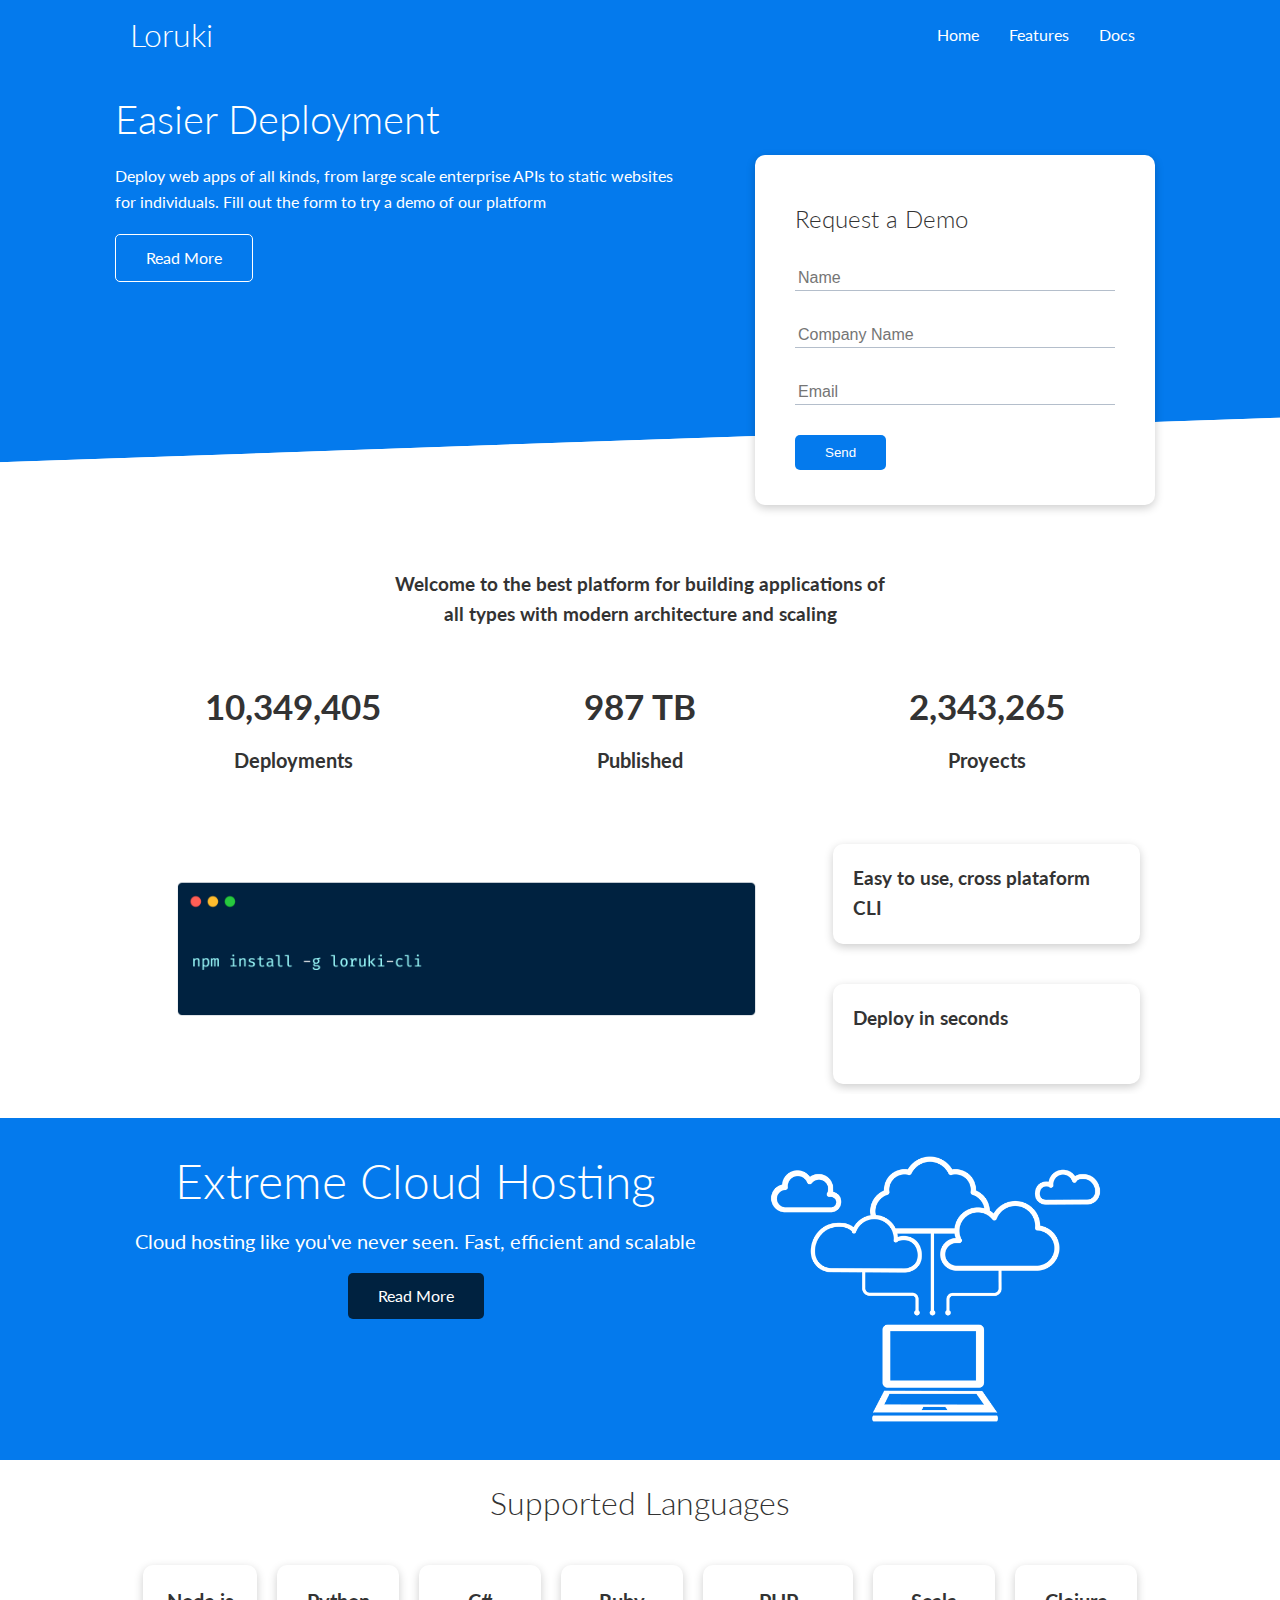
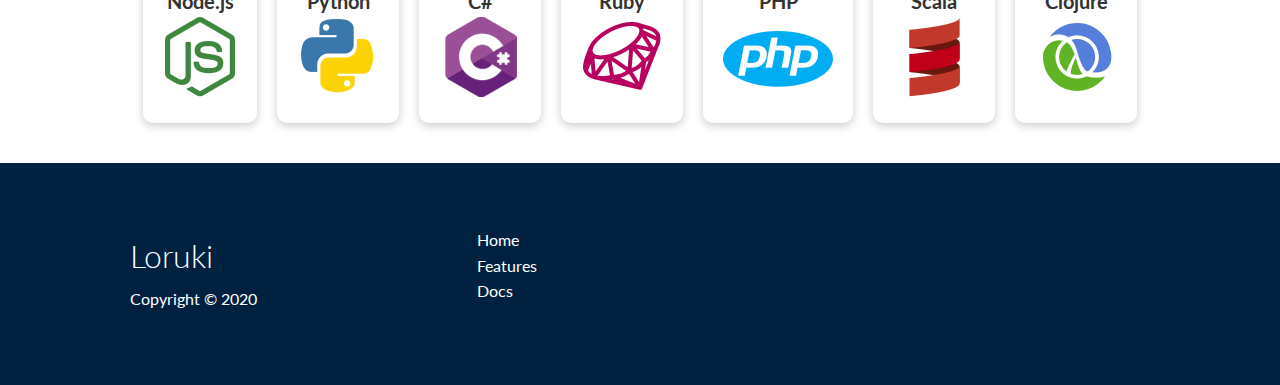
<file: index.html>
<!DOCTYPE html>
<html lang="en">

<head>
    <meta charset="UTF-8">
    <meta http-equiv="X-UA-Compatible" content="IE=edge">
    <meta name="viewport" content="width=device-width, initial-scale=1.0">
    <title>Loruki | Cloud Hosting For Everyone</title>
    <link rel="stylesheet" href="/css/utilities.css">
    <link rel="stylesheet" href="/css/style.css">
    <link rel="stylesheet" href="https://cdnjs.cloudflare.com/ajax/libs/font-awesome/6.1.1/css/all.min.css"
        integrity="sha512-KfkfwYDsLkIlwQp6LFnl8zNdLGxu9YAA1QvwINks4PhcElQSvqcyVLLD9aMhXd13uQjoXtEKNosOWaZqXgel0g=="
        crossorigin="anonymous" referrerpolicy="no-referrer" />
</head>

<body>
    <!-- Navbar -->
    <div class="navbar">
        <div class="container flex">
            <h1 class="logo">Loruki</h1>
            <nav>
                <ul>
                    <li><a href="index.html">Home</a></li>
                    <li><a href="features.html">Features</a></li>
                    <li><a href="docs.html">Docs</a></li>
                </ul>
            </nav>
        </div>
    </div>

    <!-- Showcase -->
    <section class="showcase">
        <div class="container grid">
            <div class="showcase-text">
                <h1>Easier Deployment</h1>
                <p>Deploy web apps of all kinds, from large scale enterprise APIs to static websites for individuals.
                    Fill out the form to try a demo of our platform</p>
                <a href="features.html" class="btn btn-outline">Read More</a></p>
            </div>

            <div class="showcase-form card">
                <h2>Request a Demo</h2>
                <form>
                    <div class="form-control">
                        <input type="text" name="name" placeholder="Name" required>
                    </div>
                    <div class="form-control">
                        <input type="text" name="company" placeholder="Company Name" required>
                    </div>
                    <div class="form-control">
                        <input type="email" name="email" placeholder="Email" required>
                    </div>
                    <input type="submit" value="Send" class="btn btn-primary">
                </form>
            </div>
        </div>
    </section>

    <!-- Stats -->
    <section class="stats">
        <div class="container">
            <h3 class="stats-heading text-center my-1">
                Welcome to the best platform for building applications of all types with modern architecture and scaling
            </h3>

            <div class="grid grid-3 text-center my-4">
                <div>
                    <i class="fas fa-server fa-3x"></i>
                    <h3>10,349,405</h3>
                    <p class="text-secondary">
                        Deployments
                    </p>
                </div>
                <div>
                    <i class="fas fa-upload fa-3x"></i>
                    <h3>987 TB</h3>
                    <p class="text-secondary">
                        Published
                    </p>
                </div>
                <div>
                    <i class="fas fa-project-diagram fa-3x"></i>
                    <h3>2,343,265</h3>
                    <p class="text-secondary">
                        Proyects
                    </p>
                </div>
            </div>
        </div>
    </section>

    <!-- Cli -->
    <section class="cli">
        <div class="container grid">
            <img src="images/cli.png" alt="">
            <div class="card">
                <h3>Easy to use, cross plataform CLI</h3>
            </div>
            <div class="card">
                <h3>Deploy in seconds</h3>
            </div>
        </div>
    </section>

    <!-- Cloud -->
    <section class="cloud bg-primary my-2 py-2">
        <div class="container grid">
            <div class="text-center">
                <h2 class="lg">
                    Extreme Cloud Hosting
                </h2>
                <p class="lead my-1">
                    Cloud hosting like you've never seen. Fast, efficient and scalable
                </p>
                <a href="features.html" class="btn btn-dark">
                    Read More
                </a>
            </div>
            <img src="images/cloud.png" alt="">
        </div>
    </section>

    <!-- Languages -->
    <section class="languages">
        <h2 class="md text-center my-2">
            Supported Languages
        </h2>
        <div class="container flex">
            <div class="card">
                <h4>Node.js</h4>
                <img src="images/logos/node.png" alt="">
            </div>
            <div class="card">
                <h4>Python</h4>
                <img src="images/logos/python.png" alt="">
            </div>
            <div class="card">
                <h4>C#</h4>
                <img src="images/logos/csharp.png" alt="">
            </div>
            <div class="card">
                <h4>Ruby</h4>
                <img src="images/logos/ruby.png" alt="">
            </div>
            <div class="card">
                <h4>PHP</h4>
                <img src="images/logos/php.png" alt="">
            </div>
            <div class="card">
                <h4>Scala</h4>
                <img src="images/logos/scala.png" alt="">
            </div>
            <div class="card">
                <h4>Clojure</h4>
                <img src="images/logos/clojure.png" alt="">
            </div>
        </div>
    </section>

    <!-- Footer -->
    <footer class="footer bg-dark py-5">
        <div class="container grid grid-3">
            <div>
                <h1>Loruki
                </h1>
                <p>Copyright &copy; 2020</p>
            </div>
            <nav>
                <ul>
                    <li><a href="index.html">Home</a></li>
                    <li><a href="features.html">Features</a></li>
                    <li><a href="docs.html">Docs</a></li>
                </ul>
            </nav>
            <div class="social">
                <a href="#"><i class="fab fa-github fa-2x"></i></a>
                <a href="#"><i class="fab fa-facebook fa-2x"></i></a>
                <a href="#"><i class="fab fa-instagram fa-2x"></i></a>
                <a href="#"><i class="fab fa-twitter fa-2x"></i></a>
            </div>
        </div>
    </footer>
</body>

</html>
</file>
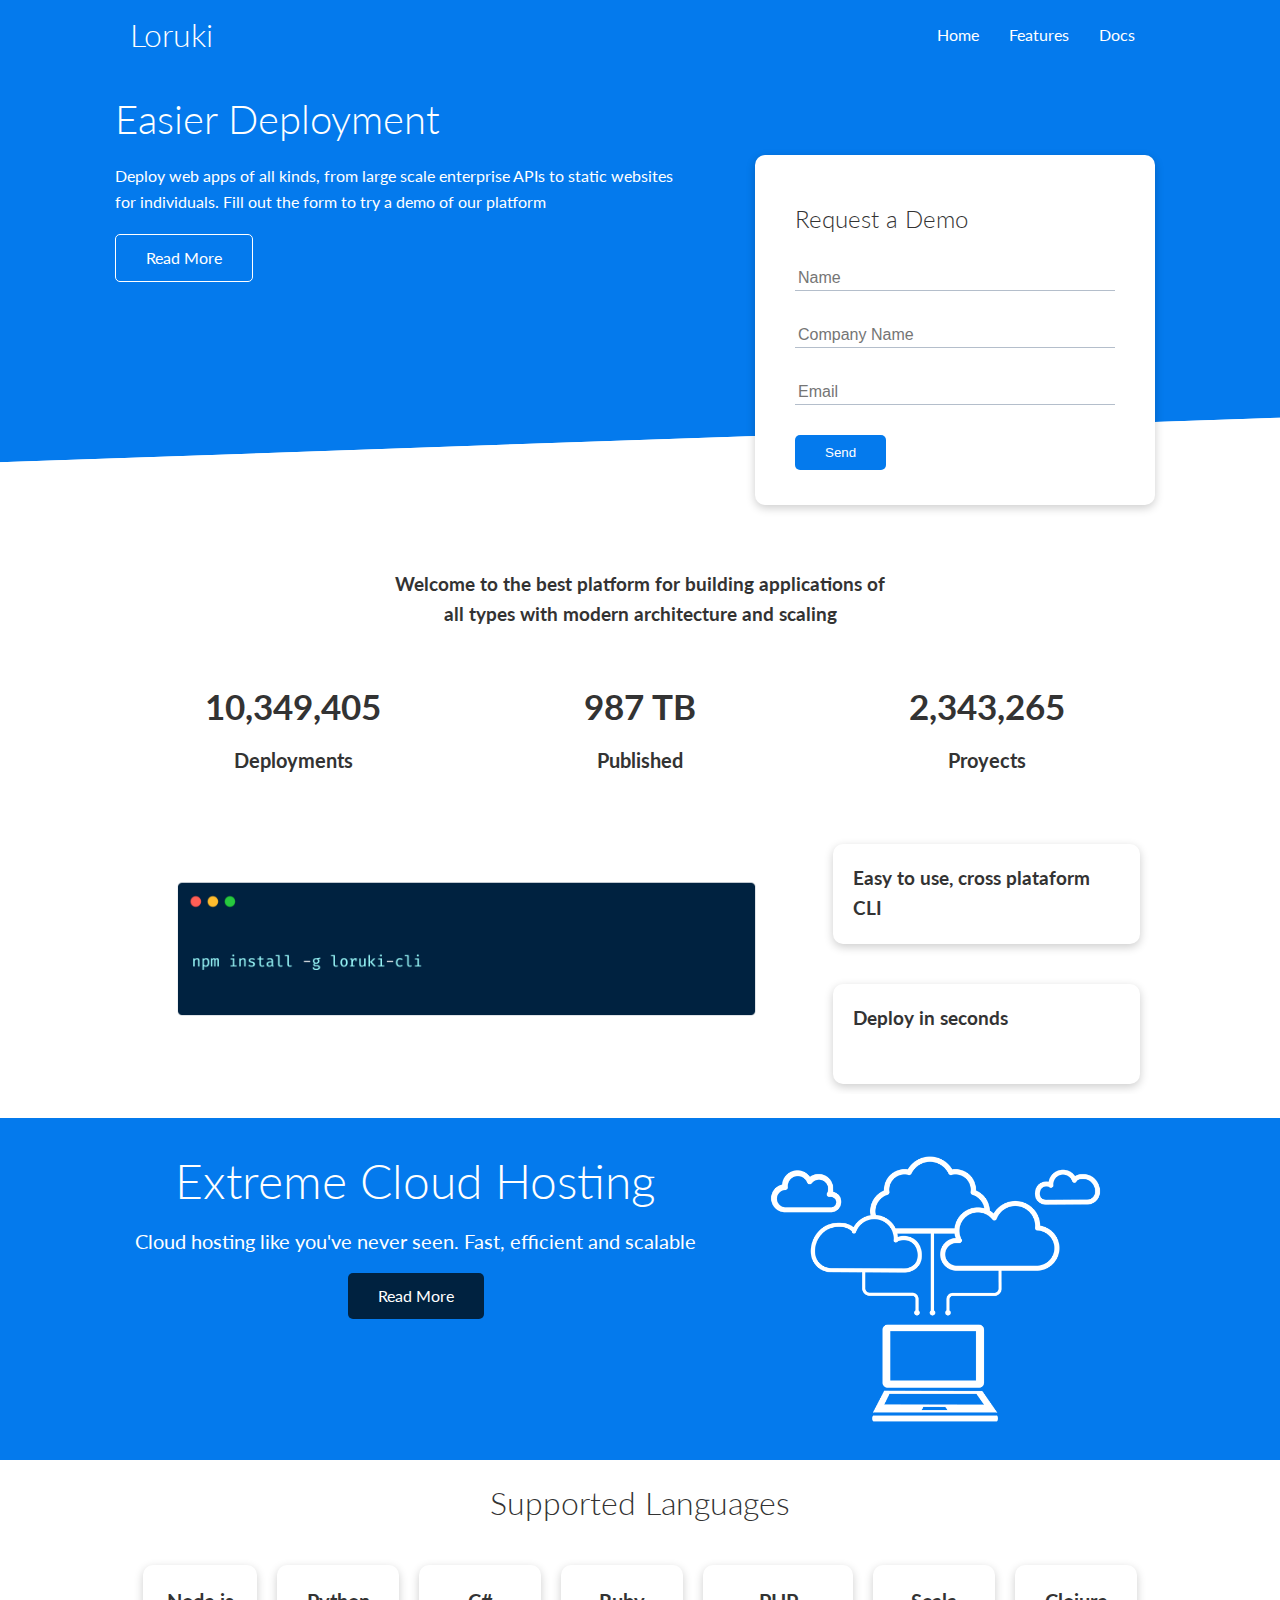
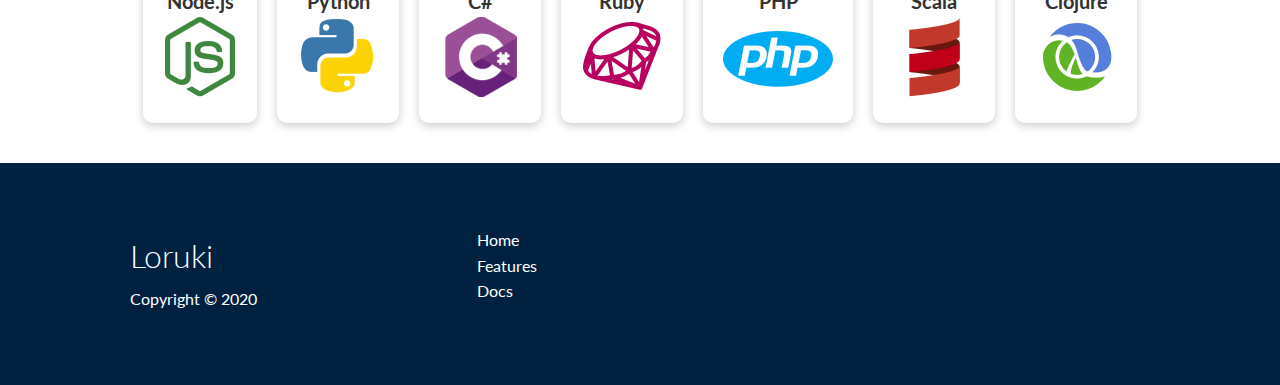
<file: docs/index.html>
<!DOCTYPE html>
<html lang="en">

<head>
    <meta charset="UTF-8">
    <meta http-equiv="X-UA-Compatible" content="IE=edge">
    <meta name="viewport" content="width=device-width, initial-scale=1.0">
    <title>Loruki | Cloud Hosting For Everyone</title>
    <link rel="stylesheet" href="css/utilities.css">
    <link rel="stylesheet" href="css/style.css">
    <link rel="stylesheet" href="https://cdnjs.cloudflare.com/ajax/libs/font-awesome/6.1.1/css/all.min.css"
        integrity="sha512-KfkfwYDsLkIlwQp6LFnl8zNdLGxu9YAA1QvwINks4PhcElQSvqcyVLLD9aMhXd13uQjoXtEKNosOWaZqXgel0g=="
        crossorigin="anonymous" referrerpolicy="no-referrer" />
</head>

<body>
    <!-- Navbar -->
    <div class="navbar">
        <div class="container flex">
            <h1 class="logo">Loruki</h1>
            <nav>
                <ul>
                    <li><a href="index.html">Home</a></li>
                    <li><a href="features.html">Features</a></li>
                    <li><a href="docs.html">Docs</a></li>
                </ul>
            </nav>
        </div>
    </div>

    <!-- Showcase -->
    <section class="showcase">
        <div class="container grid">
            <div class="showcase-text">
                <h1>Easier Deployment</h1>
                <p>Deploy web apps of all kinds, from large scale enterprise APIs to static websites for individuals.
                    Fill out the form to try a demo of our platform</p>
                <a href="features.html" class="btn btn-outline">Read More</a></p>
            </div>

            <div class="showcase-form card">
                <h2>Request a Demo</h2>
                <form>
                    <div class="form-control">
                        <input type="text" name="name" placeholder="Name" required>
                    </div>
                    <div class="form-control">
                        <input type="text" name="company" placeholder="Company Name" required>
                    </div>
                    <div class="form-control">
                        <input type="email" name="email" placeholder="Email" required>
                    </div>
                    <input type="submit" value="Send" class="btn btn-primary">
                </form>
            </div>
        </div>
    </section>

    <!-- Stats -->
    <section class="stats">
        <div class="container">
            <h3 class="stats-heading text-center my-1">
                Welcome to the best platform for building applications of all types with modern architecture and scaling
            </h3>

            <div class="grid grid-3 text-center my-4">
                <div>
                    <i class="fas fa-server fa-3x"></i>
                    <h3>10,349,405</h3>
                    <p class="text-secondary">
                        Deployments
                    </p>
                </div>
                <div>
                    <i class="fas fa-upload fa-3x"></i>
                    <h3>987 TB</h3>
                    <p class="text-secondary">
                        Published
                    </p>
                </div>
                <div>
                    <i class="fas fa-project-diagram fa-3x"></i>
                    <h3>2,343,265</h3>
                    <p class="text-secondary">
                        Proyects
                    </p>
                </div>
            </div>
        </div>
    </section>

    <!-- Cli -->
    <section class="cli">
        <div class="container grid">
            <img src="images/cli.png" alt="">
            <div class="card">
                <h3>Easy to use, cross plataform CLI</h3>
            </div>
            <div class="card">
                <h3>Deploy in seconds</h3>
            </div>
        </div>
    </section>

    <!-- Cloud -->
    <section class="cloud bg-primary my-2 py-2">
        <div class="container grid">
            <div class="text-center">
                <h2 class="lg">
                    Extreme Cloud Hosting
                </h2>
                <p class="lead my-1">
                    Cloud hosting like you've never seen. Fast, efficient and scalable
                </p>
                <a href="features.html" class="btn btn-dark">
                    Read More
                </a>
            </div>
            <img src="images/cloud.png" alt="">
        </div>
    </section>

    <!-- Languages -->
    <section class="languages">
        <h2 class="md text-center my-2">
            Supported Languages
        </h2>
        <div class="container flex">
            <div class="card">
                <h4>Node.js</h4>
                <img src="images/logos/node.png" alt="">
            </div>
            <div class="card">
                <h4>Python</h4>
                <img src="images/logos/python.png" alt="">
            </div>
            <div class="card">
                <h4>C#</h4>
                <img src="images/logos/csharp.png" alt="">
            </div>
            <div class="card">
                <h4>Ruby</h4>
                <img src="images/logos/ruby.png" alt="">
            </div>
            <div class="card">
                <h4>PHP</h4>
                <img src="images/logos/php.png" alt="">
            </div>
            <div class="card">
                <h4>Scala</h4>
                <img src="images/logos/scala.png" alt="">
            </div>
            <div class="card">
                <h4>Clojure</h4>
                <img src="images/logos/clojure.png" alt="">
            </div>
        </div>
    </section>

    <!-- Footer -->
    <footer class="footer bg-dark py-5">
        <div class="container grid grid-3">
            <div>
                <h1>Loruki
                </h1>
                <p>Copyright &copy; 2020</p>
            </div>
            <nav>
                <ul>
                    <li><a href="index.html">Home</a></li>
                    <li><a href="features.html">Features</a></li>
                    <li><a href="docs.html">Docs</a></li>
                </ul>
            </nav>
            <div class="social">
                <a href="#"><i class="fab fa-github fa-2x"></i></a>
                <a href="#"><i class="fab fa-facebook fa-2x"></i></a>
                <a href="#"><i class="fab fa-instagram fa-2x"></i></a>
                <a href="#"><i class="fab fa-twitter fa-2x"></i></a>
            </div>
        </div>
    </footer>
</body>

</html>
</file>
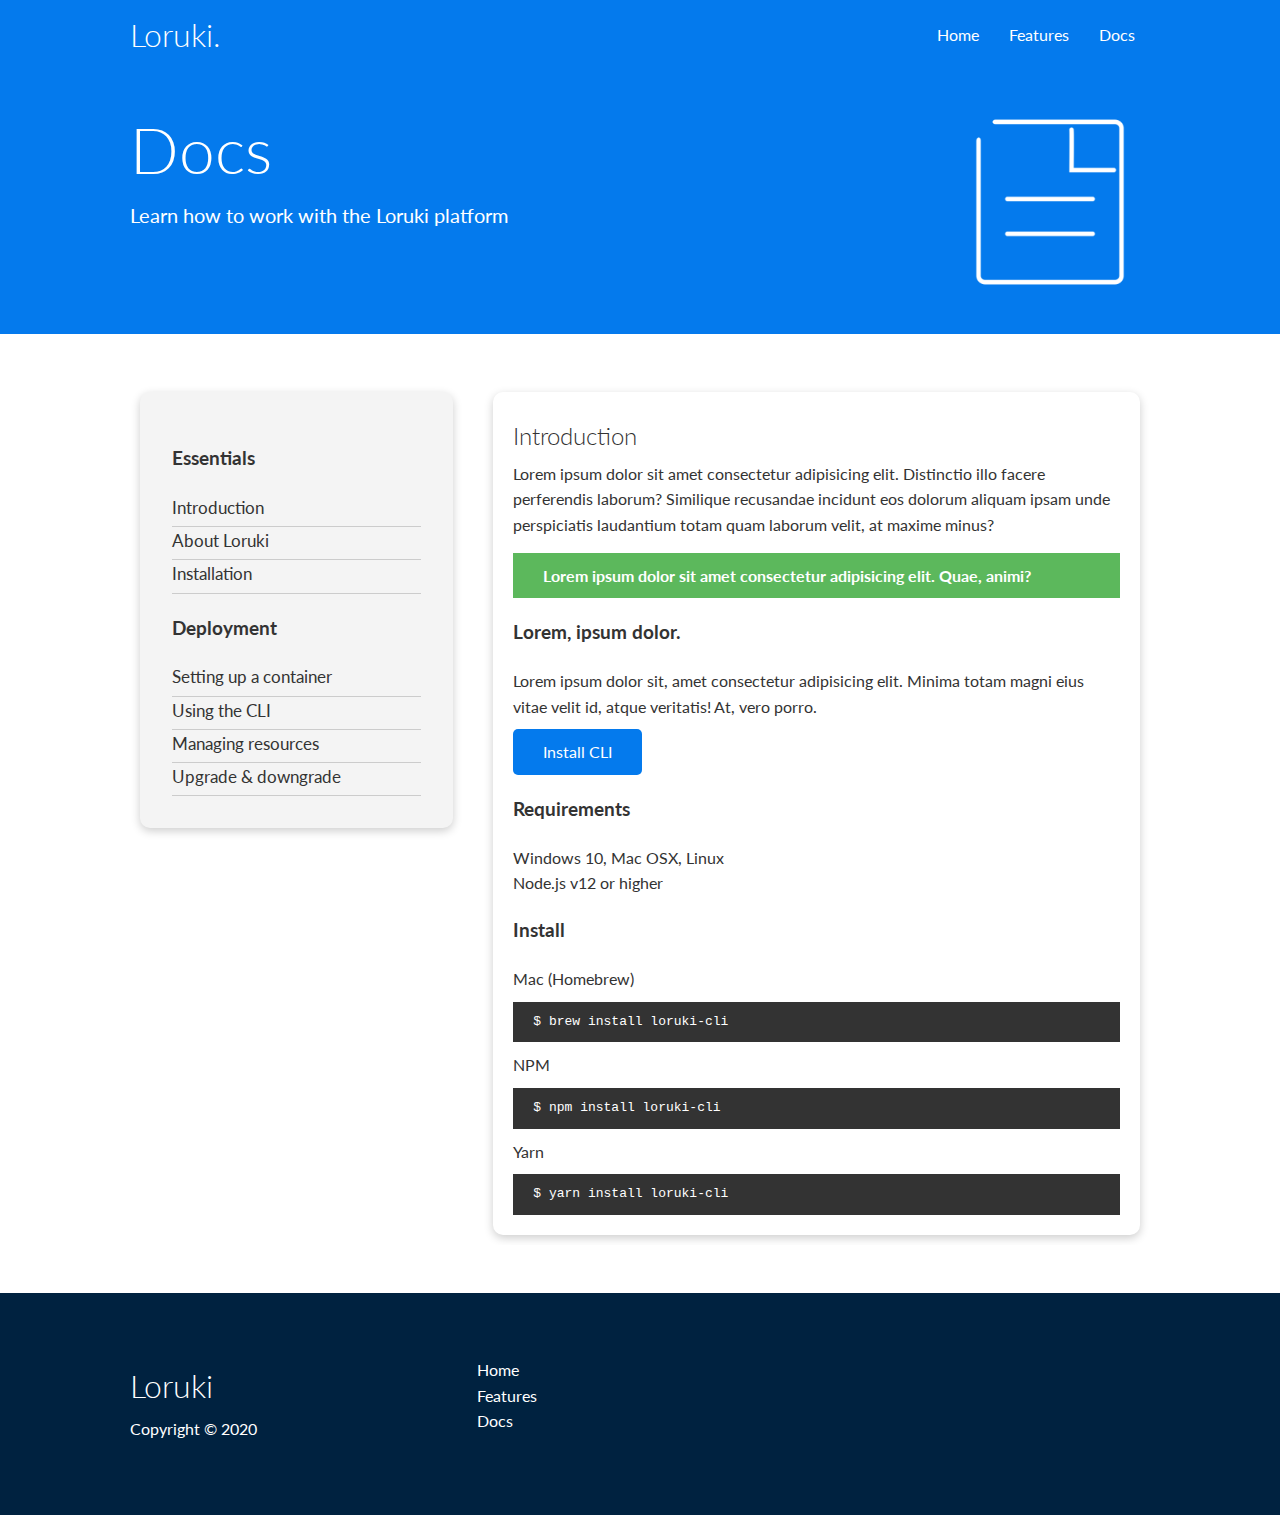
<file: docs.html>
<!DOCTYPE html>
<html lang="en">

<head>
    <meta charset="UTF-8">
    <meta name="viewport" content="width=device-width, initial-scale=1.0">
    <link rel="stylesheet" href="https://cdnjs.cloudflare.com/ajax/libs/font-awesome/5.15.1/css/all.min.css"
        integrity="sha512-+4zCK9k+qNFUR5X+cKL9EIR+ZOhtIloNl9GIKS57V1MyNsYpYcUrUeQc9vNfzsWfV28IaLL3i96P9sdNyeRssA=="
        crossorigin="anonymous" />
    <link rel="stylesheet" href="css/utilities.css">
    <link rel="stylesheet" href="css/style.css">
    <title>Loruki | Cloud Hosting For Everyone</title>
</head>

<body>
    <!-- Navbar -->
    <div class="navbar">
        <div class="container flex">
            <h1 class="logo">Loruki.</h1>
            <nav>
                <ul>
                    <li><a href="index.html">Home</a></li>
                    <li><a href="features.html">Features</a></li>
                    <li><a href="docs.html">Docs</a></li>
                </ul>
            </nav>
        </div>
    </div>

    <!-- Head -->
    <section class="docs-head bg-primary py-3">
        <div class="container grid">
            <div>
                <h1 class="xl">Docs</h1>
                <p class="lead">
                    Learn how to work with the Loruki platform
                </p>
            </div>
            <img src="images/docs.png" alt="">
        </div>
    </section>

    <!-- Docs main -->
    <section class="docs-main my-4">
        <div class="container grid">
            <div class="card bg-light p-3">
                <h3 class="my-2">Essentials</h3>
                <nav>
                    <ul>
                        <li><a class="text-primary" href="#">Introduction</a></li>
                        <li><a href="#">About Loruki</a></li>
                        <li><a href="#">Installation</a></li>
                    </ul>
                </nav>

                <h3 class="my-2">Deployment</h3>
                <nav>
                    <ul>
                        <li><a href="#">Setting up a container</a></li>
                        <li><a href="#">Using the CLI</a></li>
                        <li><a href="#">Managing resources</a></li>
                        <li><a href="#">Upgrade & downgrade</a></li>
                    </ul>
                </nav>
            </div>
            <div class="card">
                <h2>Introduction</h2>
                <p>Lorem ipsum dolor sit amet consectetur adipisicing elit. Distinctio illo facere perferendis laborum?
                    Similique recusandae incidunt eos dolorum aliquam ipsam unde perspiciatis laudantium totam quam
                    laborum velit, at maxime minus?</p>

                <div class="alert alert-success">
                    <i class="fas fa-info"></i> Lorem ipsum dolor sit amet consectetur adipisicing elit. Quae, animi?
                </div>

                <h3>Lorem, ipsum dolor.</h3>
                <p>Lorem ipsum dolor sit, amet consectetur adipisicing elit. Minima totam magni eius vitae velit id,
                    atque veritatis! At, vero porro.</p>
                <a href="#" class="btn btn-primary">Install CLI</a>

                <h3>Requirements</h3>
                <ul>
                    <li>Windows 10, Mac OSX, Linux</li>
                    <li>Node.js v12 or higher</li>
                </ul>

                <h3>Install</h3>
                <p>Mac (Homebrew)</p>
                <pre><code>$ brew install loruki-cli</code></pre>
                <p>NPM</p>
                <pre><code>$ npm install loruki-cli</code></pre>
                <p>Yarn</p>
                <pre><code>$ yarn install loruki-cli</code></pre>

            </div>
        </div>
    </section>

    <!-- Footer -->
    <footer class="footer bg-dark py-5">
        <div class="container grid grid-3">
            <div>
                <h1>Loruki
                </h1>
                <p>Copyright &copy; 2020</p>
            </div>
            <nav>
                <ul>
                    <li><a href="index.html">Home</a></li>
                    <li><a href="features.html">Features</a></li>
                    <li><a href="docs.html">Docs</a></li>
                </ul>
            </nav>
            <div class="social">
                <a href="#"><i class="fab fa-github fa-2x"></i></a>
                <a href="#"><i class="fab fa-facebook fa-2x"></i></a>
                <a href="#"><i class="fab fa-instagram fa-2x"></i></a>
                <a href="#"><i class="fab fa-twitter fa-2x"></i></a>
            </div>
        </div>
    </footer>
</body>

</html>
</file>
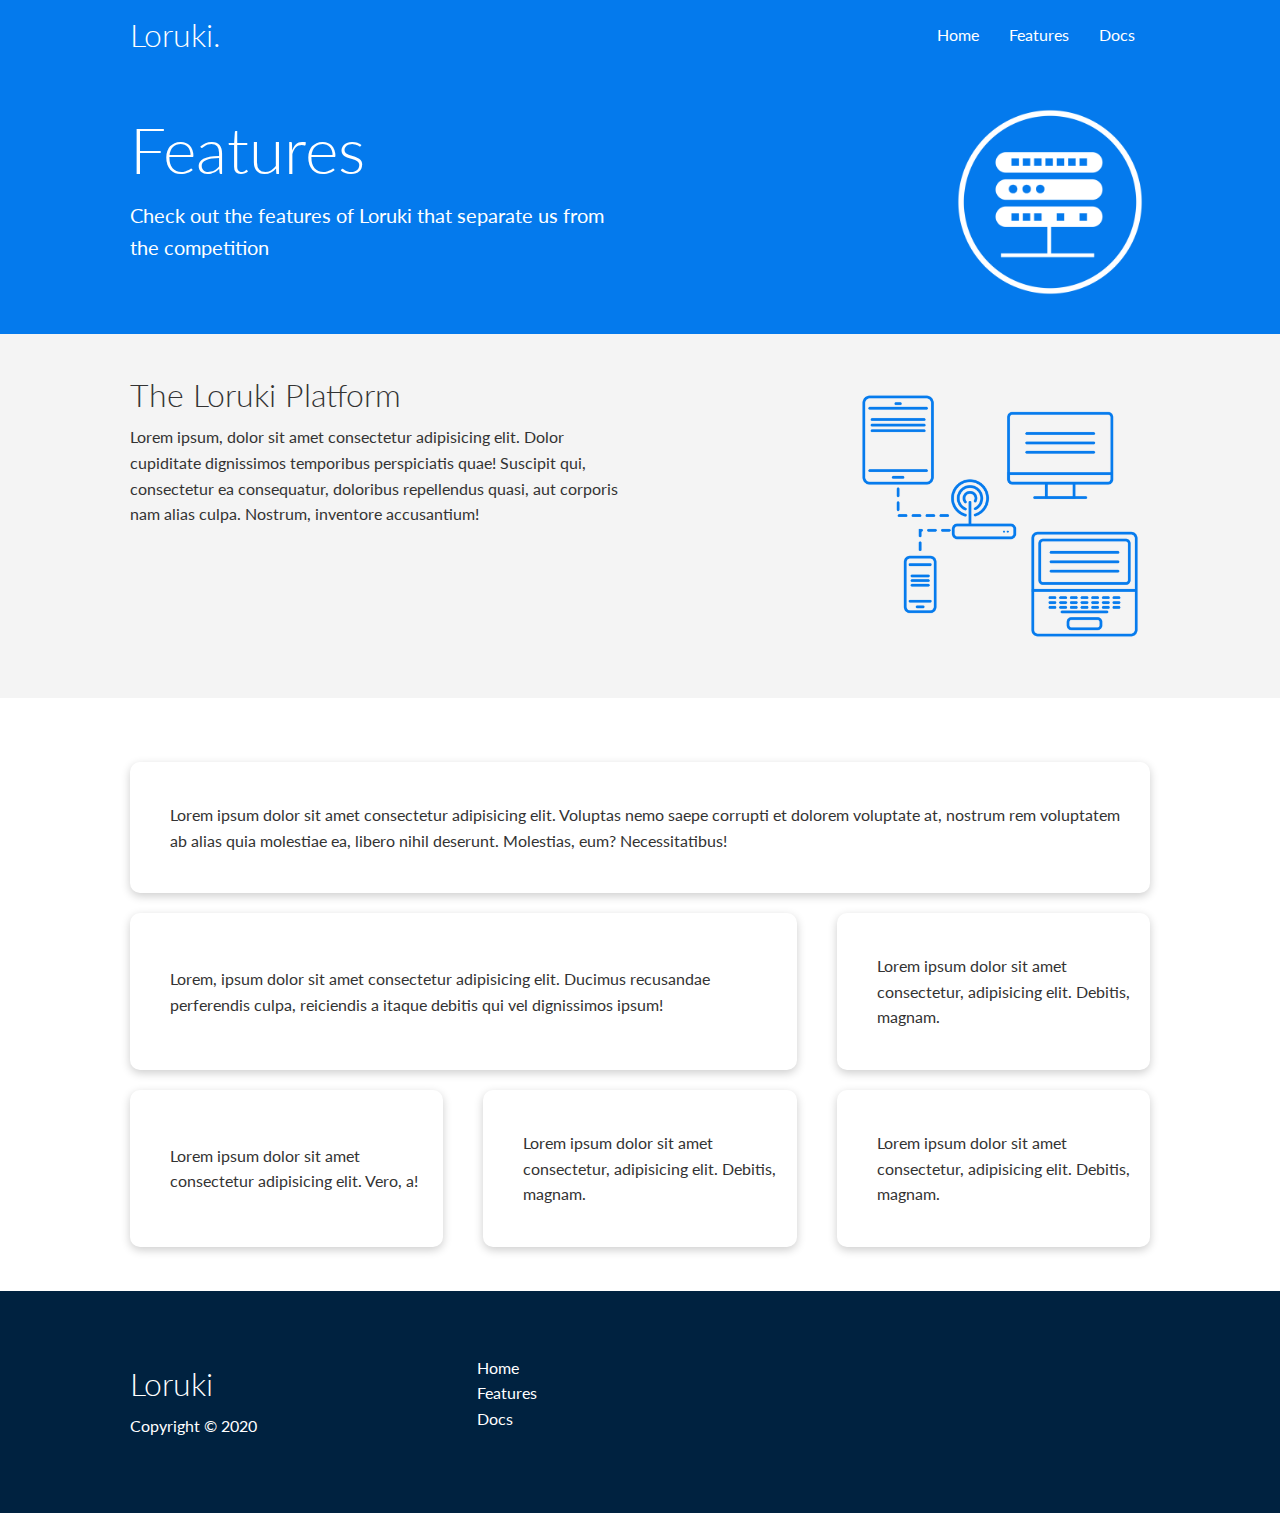
<file: features.html>
<!DOCTYPE html>
<html lang="en">

<head>
    <meta charset="UTF-8">
    <meta name="viewport" content="width=device-width, initial-scale=1.0">
    <link rel="stylesheet" href="https://cdnjs.cloudflare.com/ajax/libs/font-awesome/5.15.1/css/all.min.css"
        integrity="sha512-+4zCK9k+qNFUR5X+cKL9EIR+ZOhtIloNl9GIKS57V1MyNsYpYcUrUeQc9vNfzsWfV28IaLL3i96P9sdNyeRssA=="
        crossorigin="anonymous" />
    <link rel="stylesheet" href="css/utilities.css">
    <link rel="stylesheet" href="css/style.css">
    <title>Loruki | Cloud Hosting For Everyone</title>
</head>

<body>
    <!-- Navbar -->
    <div class="navbar">
        <div class="container flex">
            <h1 class="logo">Loruki.</h1>
            <nav>
                <ul>
                    <li><a href="index.html">Home</a></li>
                    <li><a href="features.html">Features</a></li>
                    <li><a href="docs.html">Docs</a></li>
                </ul>
            </nav>
        </div>
    </div>

    <!-- Head -->
    <section class="features-head bg-primary py-3">
        <div class="container grid">
            <div>
                <h1 class="xl">Features</h1>
                <p class="lead">
                    Check out the features of Loruki that separate us from the
                    competition
                </p>
            </div>
            <img src="images/server.png" alt="">
        </div>
    </section>

    <!-- Sub head -->
    <section class="features-sub-head bg-light py-3">
        <div class="container grid">
            <div>
                <h1 class="md">The Loruki Platform</h1>
                <p>
                    Lorem ipsum, dolor sit amet consectetur adipisicing elit. Dolor cupiditate dignissimos temporibus
                    perspiciatis quae! Suscipit qui, consectetur ea consequatur, doloribus repellendus quasi, aut
                    corporis nam alias culpa. Nostrum, inventore accusantium!
                </p>
            </div>
            <img src="images/server2.png" alt="">
        </div>
    </section>

    <section class="features-main my-2">
        <div class="container grid grid-3">
            <div class="card flex">
                <i class="fas fa-server fa-3x"></i>
                <p>Lorem ipsum dolor sit amet consectetur adipisicing elit. Voluptas nemo saepe corrupti et dolorem
                    voluptate at, nostrum rem voluptatem ab alias quia molestiae ea, libero nihil deserunt. Molestias,
                    eum? Necessitatibus!</p>
            </div>
            <div class="card flex">
                <i class="fas fa-network-wired fa-3x"></i>
                <p>
                    Lorem, ipsum dolor sit amet consectetur adipisicing elit. Ducimus
                    recusandae perferendis culpa, reiciendis a itaque debitis qui vel
                    dignissimos ipsum!
                </p>
            </div>
            <div class="card flex">
                <i class="fas fa-laptop-code fa-3x"></i>
                <p>
                    Lorem ipsum dolor sit amet consectetur, adipisicing elit. Debitis,
                    magnam.
                </p>
            </div>
            <div class="card flex">
                <i class="fas fa-database fa-3x"></i>
                <p>
                    Lorem ipsum dolor sit amet consectetur adipisicing elit. Vero, a!
                </p>
            </div>
            <div class="card flex">
                <i class="fas fa-power-off fa-3x"></i>
                <p>
                    Lorem ipsum dolor sit amet consectetur, adipisicing elit. Debitis,
                    magnam.
                </p>
            </div>
            <div class="card flex">
                <i class="fas fa-upload fa-3x"></i>
                <p>
                    Lorem ipsum dolor sit amet consectetur, adipisicing elit. Debitis,
                    magnam.
                </p>
            </div>
        </div>
    </section>

    <!-- Footer -->
    <footer class="footer bg-dark py-5">
        <div class="container grid grid-3">
            <div>
                <h1>Loruki
                </h1>
                <p>Copyright &copy; 2020</p>
            </div>
            <nav>
                <ul>
                    <li><a href="index.html">Home</a></li>
                    <li><a href="features.html">Features</a></li>
                    <li><a href="docs.html">Docs</a></li>
                </ul>
            </nav>
            <div class="social">
                <a href="#"><i class="fab fa-github fa-2x"></i></a>
                <a href="#"><i class="fab fa-facebook fa-2x"></i></a>
                <a href="#"><i class="fab fa-instagram fa-2x"></i></a>
                <a href="#"><i class="fab fa-twitter fa-2x"></i></a>
            </div>
        </div>
    </footer>
</body>

</html>
</file>
<file: css/utilities.css>
.container {
    max-width: 1100px;
    margin: 0 auto;
    overflow: auto;
    padding: 0 40px;
}

.card {
    background-color: #fff;
    color: #333;
    border-radius: 10px;
    box-shadow: 0 3px 10px rgba(0, 0, 0, 0.2);
    padding: 20px;
    margin: 10px;
}

.text-center {
    text-align: center;
}



.lead {
    font-size: 20px;
}

.sm {
    font-size: 1rem;
}

.md {
    font-size: 2rem;
}

.lg {
    font-size: 3rem;
}

.xl {
    font-size: 4rem;
}

.btn {
    display: inline-block;
    padding: 10px 30px;
    cursor: pointer;
    background-color: var(--primary-color);
    color: #fff;
    border: none;
    border-radius: 5px;
}

.btn:hover {
    transform: scale(0.98);
}

.btn-outline {
    background-color: transparent;
    border: 1px #fff solid;
}

.bg-primary,
.btn-primary {
    background-color: var(--primary-color);
    color: #fff;
}

.bg-secondary,
.btn-secondary {
    background-color: var(--secondary-color);
    color: #fff;
}

.bg-dark,
.btn-dark {
    background-color: var(--dark-color);
    color: #fff;
}

.bg-light,
.btn-light {
    background-color: var(--light-color);
    color: #333;
}

.bg-primary a,
.btn-primary a,
.bg-secondary a,
.btn-secondary a,
.bg-dark a,
.btn-dark a {
    color: #fff;
}

.alert {
    background-color: var(--light-color);
    padding: 10px 20px;
    font-weight: bold;
    margin: 15px 0;
}

.alert-success {
    background-color: var(--success-color);
    color: #fff;
}

.alert-error {
    background-color: var(--error-color);
    color: #fff;
}


.alert i {
    margin-right: 10px;
}

.flex {
    display: flex;
    justify-content: center;
    align-items: center;
    height: 100%;
}

.grid {
    display: grid;
    grid-template-columns: repeat(2, 1fr);
    gap: 20px;
    justify-content: center;
    align-content: center;
    height: 100%;
}

.grid-3 {
    grid-template-columns: repeat(3, 1fr);
}

.my-1 {
    margin: 1rem 0;
}

.my-2 {
    margin: 1.5rem 0;
}

.my-3 {
    margin: 2rem 0;
}

.my-4 {
    margin: 3rem 0;
}

.my-5 {
    margin: 4rem 0;
}

.m-1 {
    margin: 1rem;
}

.m-2 {
    margin: 1.5rem;
}

.m-3 {
    margin: 2rem;
}

.m-4 {
    margin: 3rem;
}

.m-5 {
    margin: 4rem;
}

.py-1 {
    padding: 1rem 0;
}

.py-2 {
    padding: 1.5rem 0;
}

.py-3 {
    padding: 2rem 0;
}

.py-4 {
    padding: 3rem 0;
}

.py-5 {
    padding: 4rem 0;
}

.p-1 {
    padding: 1rem;
}

.p-2 {
    padding: 1.5rem;
}

.p-3 {
    padding: 2rem;
}

.p-4 {
    padding: 3rem;
}

.p-5 {
    padding: 4rem;
}
</file>
<file: css/style.css>
@import url('https://fonts.googleapis.com/css2?family=Lato:wght@300&display=swap');

:root {
    --primary-color: #047aed;
    --secondary-color: #1c3fa8;
    --dark-color: #002240;
    --light-color: #f4f4f4;
    --success-color: #5cb85c;
    --error-color: #d9534f;
}

* {
    box-sizing: border-box;
    padding: 0;
    margin: 0;
}

body {
    font-family: 'Lato', sans-serif;
    color: #333;
    line-height: 1.6;
}

ul {
    list-style-type: none;
}

a {
    text-decoration: none;
    color: #333;
}

h1,
h2 {
    font-weight: 300;
    line-height: 1.2;
    margin: 10px 0;
}

p {
    margin: 10px 0;
}

img {
    width: 100%;
}

/* Navbar */

.navbar {
    background-color: var(--primary-color);
    color: white;
    height: 70px;
}

.navbar ul {
    display: flex;
}

.navbar a {
    color: #fff;
    padding: 10px;
    margin: 0 5px;
}

.navbar a:hover {
    border-bottom: 3px #fff solid;
}

.navbar .flex {
    justify-content: space-between;
}

/* Showcase */
.showcase {
    height: 400px;
    background-color: var(--primary-color);
    color: #fff;
    position: relative;
}

.showcase h1 {
    font-size: 40px;
}

.showcase p {
    margin: 20px 0;
}

.showcase-text {
    animation: slideFromLeft 1s ease-in;
}

.showcase .grid {
    overflow: visible;
    grid-template-columns: 55% 45%;
    gap: 30px;
}

.showcase-form {
    position: relative;
    top: 60px;
    height: 350px;
    width: 400px;
    padding: 40px;
    z-index: 100;
    justify-self: flex-end;
    animation: slideFromRight 1s ease-in;
}

.showcase-form .form-control {
    margin: 30px 0;
}

.showcase-form input[type="text"],
.showcase-form input[type="email"] {
    border: 0;
    border-bottom: 1px solid #b4becb;
    width: 100%;
    padding: 3px;
    font-size: 16px;
}

.showcase-form input:focus {
    outline: none;
}

.showcase::before,
.showcase::after {
    content: '';
    position: absolute;
    height: 100px;
    bottom: -70px;
    right: 0;
    left: 0;
    background-color: #fff;
    transform: skewY(-2deg);
    -moz-transform: skewY(-2deg);
    -webkit-transform: skewY(-2deg);
    -ms-transform: skewY(-2deg);
}

/* Stats */
.stats {
    padding-top: 100px;
    animation: slideFromBottom 1s ease-in;
}

.stats-heading {
    max-width: 500px;
    margin: auto;
}

.stats .grid h3 {
    font-size: 35px;
}

.stats .grid p {
    font-size: 20px;
    font-weight: bold;
}

/* CLI */
.cli .grid {
    grid-template-columns: repeat(3, 1fr);
    grid-template-rows: repeat(2, 1fr);
}

.cli .grid>*:first-child {
    grid-column: 1 / 3;
    grid-row: 1 / 3;
}

/* Cloud */
.cloud .grid {
    grid-template-columns: 4fr 3fr;
}

/* Languages */
.languages .flex {
    flex-wrap: wrap;
}

.languages .card {
    text-align: center;
    margin: 18px 10px 40px;
    transition: transform 0.2s ease-in;
}

.languages .card h4 {
    font-size: 20px;
    border-bottom: 10px;
}

.languages .card:hover {
    transform: translateY(-15px);
}

/* Features */
.features-head img,
.docs-head img {
    width: 200px;
    justify-self: flex-end;
}

.features-sub-head img {
    width: 300px;
    justify-self: flex-end;
}

.features-main .card>i {
    margin-right: 20px;
}

.features-main .grid {
    padding: 30px;
}

.features-main .card:nth-of-type(1) {
    grid-column: 1 / 4;
}

.features-main .card:nth-of-type(2) {
    grid-column: 1 / 3;
}

/* Docs */
.docs-main h3 {
    margin: 20px 0;
}

.docs-main .grid {
    grid-template-columns: 1fr 2fr;
    align-items: flex-start;
}

.docs-main nav li {
    font-size: 17px;
    padding-bottom: 5px;
    border-bottom: 1px #ccc solid;
}

.docs-main a:hover {
    font-weight: bold;
}

code,
pre {
    background-color: #333;
    color: #fff;
    padding: 10px;
}

/* Footer */
.footer .social a {
    margin: 0 10px;
}

/* Animations */
@keyframes slideFromLeft {
    0% {
        transform: translateX(-100%);
    }

    100% {
        transform: translateX(0%);
    }
}

@keyframes slideFromRight {
    0% {
        transform: translateX(100%);
    }

    100% {
        transform: translateX(0%);
    }
}

@keyframes slideFromTop {
    0% {
        transform: translateY(-100%);
    }

    100% {
        transform: translateY(0%);
    }
}

@keyframes slideFromBottom {
    0% {
        transform: translateY(100%);
    }

    100% {
        transform: translateY(0%);
    }
}

/* Tablets and under */
@media (max-width: 760px) {

    .grid,
    .showcase .grid,
    .stats .grid,
    .cli .grid,
    .cloud .grid,
    .features-main .grid,
    .docs-main .grid {
        grid-template-columns: 1fr;
        grid-template-rows: 2fr;
    }

    .showcase {
        height: auto;
    }

    .showcase-text {
        text-align: center;
        margin-top: 40px;
    }

    .showcase-form {
        justify-self: center;
        margin: auto;
    }

    .cli .grid>*:first-child {
        grid-column: 1;
        grid-row: 1;
    }

    .features-head,
    .features-sub-head,
    .docs-head {
        text-align: center;
    }

    .features-head img,
    .features-sub-head img,
    .docs-head img {
        justify-self: center;
    }

    .features-main .card:nth-of-type(1),
    .features-main .card:nth-of-type(2) {
        grid-column: 1;
    }
}

/* Mobile */
@media (max-width: 500px) {
    .navbar {
        height: 110px;
    }

    .navbar .flex {
        flex-direction: column;
    }

    .navbar ul {
        padding: 10px;
        background-color: rgba(0, 0, 0, 0.1);
    }
}
</file>
<file: docs/css/utilities.css>
.container {
    max-width: 1100px;
    margin: 0 auto;
    overflow: auto;
    padding: 0 40px;
}

.card {
    background-color: #fff;
    color: #333;
    border-radius: 10px;
    box-shadow: 0 3px 10px rgba(0, 0, 0, 0.2);
    padding: 20px;
    margin: 10px;
}

.text-center {
    text-align: center;
}



.lead {
    font-size: 20px;
}

.sm {
    font-size: 1rem;
}

.md {
    font-size: 2rem;
}

.lg {
    font-size: 3rem;
}

.xl {
    font-size: 4rem;
}

.btn {
    display: inline-block;
    padding: 10px 30px;
    cursor: pointer;
    background-color: var(--primary-color);
    color: #fff;
    border: none;
    border-radius: 5px;
}

.btn:hover {
    transform: scale(0.98);
}

.btn-outline {
    background-color: transparent;
    border: 1px #fff solid;
}

.bg-primary,
.btn-primary {
    background-color: var(--primary-color);
    color: #fff;
}

.bg-secondary,
.btn-secondary {
    background-color: var(--secondary-color);
    color: #fff;
}

.bg-dark,
.btn-dark {
    background-color: var(--dark-color);
    color: #fff;
}

.bg-light,
.btn-light {
    background-color: var(--light-color);
    color: #333;
}

.bg-primary a,
.btn-primary a,
.bg-secondary a,
.btn-secondary a,
.bg-dark a,
.btn-dark a {
    color: #fff;
}

.alert {
    background-color: var(--light-color);
    padding: 10px 20px;
    font-weight: bold;
    margin: 15px 0;
}

.alert-success {
    background-color: var(--success-color);
    color: #fff;
}

.alert-error {
    background-color: var(--error-color);
    color: #fff;
}


.alert i {
    margin-right: 10px;
}

.flex {
    display: flex;
    justify-content: center;
    align-items: center;
    height: 100%;
}

.grid {
    display: grid;
    grid-template-columns: repeat(2, 1fr);
    gap: 20px;
    justify-content: center;
    align-content: center;
    height: 100%;
}

.grid-3 {
    grid-template-columns: repeat(3, 1fr);
}

.my-1 {
    margin: 1rem 0;
}

.my-2 {
    margin: 1.5rem 0;
}

.my-3 {
    margin: 2rem 0;
}

.my-4 {
    margin: 3rem 0;
}

.my-5 {
    margin: 4rem 0;
}

.m-1 {
    margin: 1rem;
}

.m-2 {
    margin: 1.5rem;
}

.m-3 {
    margin: 2rem;
}

.m-4 {
    margin: 3rem;
}

.m-5 {
    margin: 4rem;
}

.py-1 {
    padding: 1rem 0;
}

.py-2 {
    padding: 1.5rem 0;
}

.py-3 {
    padding: 2rem 0;
}

.py-4 {
    padding: 3rem 0;
}

.py-5 {
    padding: 4rem 0;
}

.p-1 {
    padding: 1rem;
}

.p-2 {
    padding: 1.5rem;
}

.p-3 {
    padding: 2rem;
}

.p-4 {
    padding: 3rem;
}

.p-5 {
    padding: 4rem;
}
</file>
<file: docs/css/style.css>
@import url('https://fonts.googleapis.com/css2?family=Lato:wght@300&display=swap');

:root {
    --primary-color: #047aed;
    --secondary-color: #1c3fa8;
    --dark-color: #002240;
    --light-color: #f4f4f4;
    --success-color: #5cb85c;
    --error-color: #d9534f;
}

* {
    box-sizing: border-box;
    padding: 0;
    margin: 0;
}

body {
    font-family: 'Lato', sans-serif;
    color: #333;
    line-height: 1.6;
}

ul {
    list-style-type: none;
}

a {
    text-decoration: none;
    color: #333;
}

h1,
h2 {
    font-weight: 300;
    line-height: 1.2;
    margin: 10px 0;
}

p {
    margin: 10px 0;
}

img {
    width: 100%;
}

/* Navbar */

.navbar {
    background-color: var(--primary-color);
    color: white;
    height: 70px;
}

.navbar ul {
    display: flex;
}

.navbar a {
    color: #fff;
    padding: 10px;
    margin: 0 5px;
}

.navbar a:hover {
    border-bottom: 3px #fff solid;
}

.navbar .flex {
    justify-content: space-between;
}

/* Showcase */
.showcase {
    height: 400px;
    background-color: var(--primary-color);
    color: #fff;
    position: relative;
}

.showcase h1 {
    font-size: 40px;
}

.showcase p {
    margin: 20px 0;
}

.showcase-text {
    animation: slideFromLeft 1s ease-in;
}

.showcase .grid {
    overflow: visible;
    grid-template-columns: 55% 45%;
    gap: 30px;
}

.showcase-form {
    position: relative;
    top: 60px;
    height: 350px;
    width: 400px;
    padding: 40px;
    z-index: 100;
    justify-self: flex-end;
    animation: slideFromRight 1s ease-in;
}

.showcase-form .form-control {
    margin: 30px 0;
}

.showcase-form input[type="text"],
.showcase-form input[type="email"] {
    border: 0;
    border-bottom: 1px solid #b4becb;
    width: 100%;
    padding: 3px;
    font-size: 16px;
}

.showcase-form input:focus {
    outline: none;
}

.showcase::before,
.showcase::after {
    content: '';
    position: absolute;
    height: 100px;
    bottom: -70px;
    right: 0;
    left: 0;
    background-color: #fff;
    transform: skewY(-2deg);
    -moz-transform: skewY(-2deg);
    -webkit-transform: skewY(-2deg);
    -ms-transform: skewY(-2deg);
}

/* Stats */
.stats {
    padding-top: 100px;
    animation: slideFromBottom 1s ease-in;
}

.stats-heading {
    max-width: 500px;
    margin: auto;
}

.stats .grid h3 {
    font-size: 35px;
}

.stats .grid p {
    font-size: 20px;
    font-weight: bold;
}

/* CLI */
.cli .grid {
    grid-template-columns: repeat(3, 1fr);
    grid-template-rows: repeat(2, 1fr);
}

.cli .grid>*:first-child {
    grid-column: 1 / 3;
    grid-row: 1 / 3;
}

/* Cloud */
.cloud .grid {
    grid-template-columns: 4fr 3fr;
}

/* Languages */
.languages .flex {
    flex-wrap: wrap;
}

.languages .card {
    text-align: center;
    margin: 18px 10px 40px;
    transition: transform 0.2s ease-in;
}

.languages .card h4 {
    font-size: 20px;
    border-bottom: 10px;
}

.languages .card:hover {
    transform: translateY(-15px);
}

/* Features */
.features-head img,
.docs-head img {
    width: 200px;
    justify-self: flex-end;
}

.features-sub-head img {
    width: 300px;
    justify-self: flex-end;
}

.features-main .card>i {
    margin-right: 20px;
}

.features-main .grid {
    padding: 30px;
}

.features-main .card:nth-of-type(1) {
    grid-column: 1 / 4;
}

.features-main .card:nth-of-type(2) {
    grid-column: 1 / 3;
}

/* Docs */
.docs-main h3 {
    margin: 20px 0;
}

.docs-main .grid {
    grid-template-columns: 1fr 2fr;
    align-items: flex-start;
}

.docs-main nav li {
    font-size: 17px;
    padding-bottom: 5px;
    border-bottom: 1px #ccc solid;
}

.docs-main a:hover {
    font-weight: bold;
}

code,
pre {
    background-color: #333;
    color: #fff;
    padding: 10px;
}

/* Footer */
.footer .social a {
    margin: 0 10px;
}

/* Animations */
@keyframes slideFromLeft {
    0% {
        transform: translateX(-100%);
    }

    100% {
        transform: translateX(0%);
    }
}

@keyframes slideFromRight {
    0% {
        transform: translateX(100%);
    }

    100% {
        transform: translateX(0%);
    }
}

@keyframes slideFromTop {
    0% {
        transform: translateY(-100%);
    }

    100% {
        transform: translateY(0%);
    }
}

@keyframes slideFromBottom {
    0% {
        transform: translateY(100%);
    }

    100% {
        transform: translateY(0%);
    }
}

/* Tablets and under */
@media (max-width: 760px) {

    .grid,
    .showcase .grid,
    .stats .grid,
    .cli .grid,
    .cloud .grid,
    .features-main .grid,
    .docs-main .grid {
        grid-template-columns: 1fr;
        grid-template-rows: 2fr;
    }

    .showcase {
        height: auto;
    }

    .showcase-text {
        text-align: center;
        margin-top: 40px;
    }

    .showcase-form {
        justify-self: center;
        margin: auto;
    }

    .cli .grid>*:first-child {
        grid-column: 1;
        grid-row: 1;
    }

    .features-head,
    .features-sub-head,
    .docs-head {
        text-align: center;
    }

    .features-head img,
    .features-sub-head img,
    .docs-head img {
        justify-self: center;
    }

    .features-main .card:nth-of-type(1),
    .features-main .card:nth-of-type(2) {
        grid-column: 1;
    }
}

/* Mobile */
@media (max-width: 500px) {
    .navbar {
        height: 110px;
    }

    .navbar .flex {
        flex-direction: column;
    }

    .navbar ul {
        padding: 10px;
        background-color: rgba(0, 0, 0, 0.1);
    }
}
</file>
